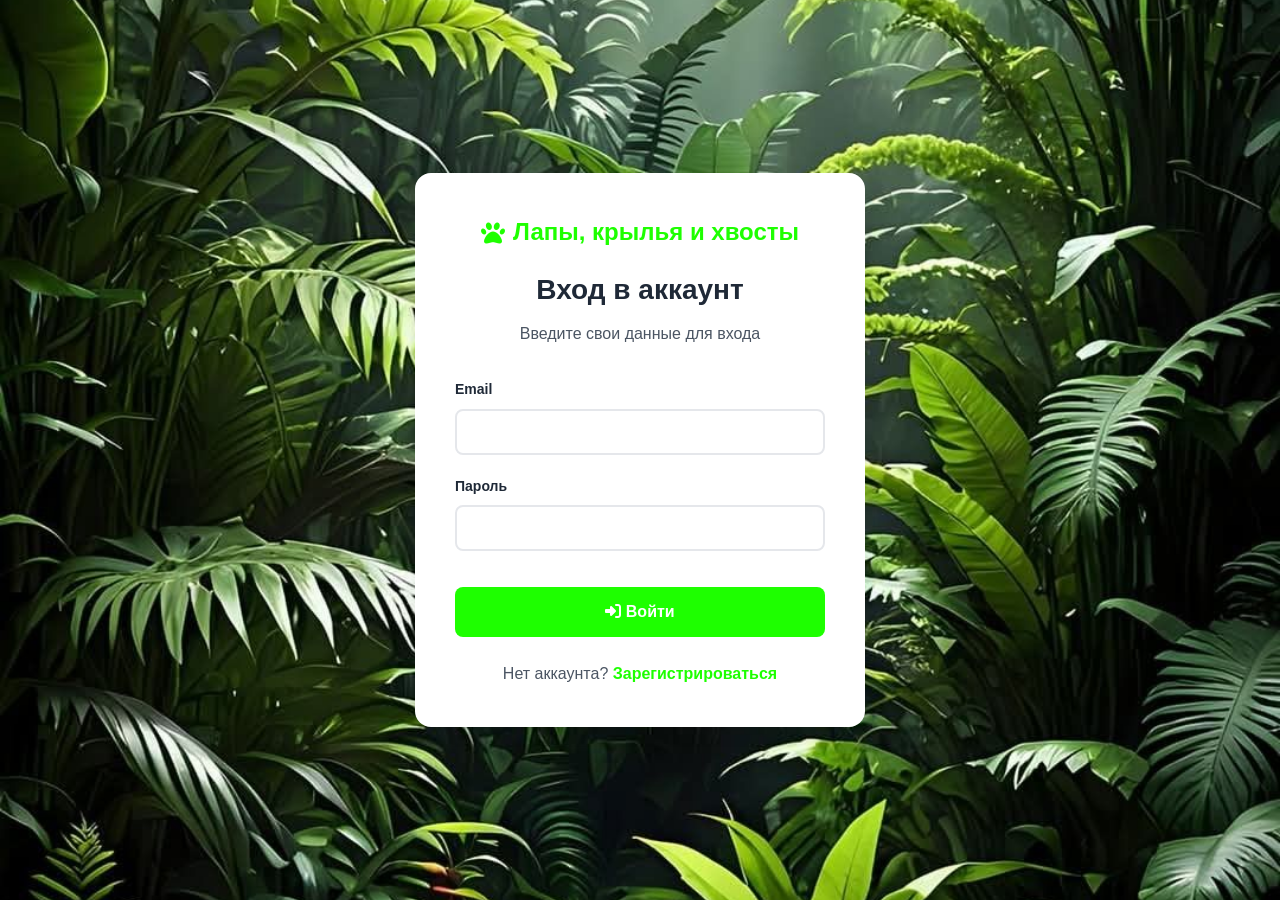
<file: frontend/dashboard.html>
<!DOCTYPE html>
<html lang="ru">
<head>
    <meta charset="UTF-8">
    <meta name="viewport" content="width=device-width, initial-scale=1.0">
    <title>Лапы, крылья и хвосты | Личный кабинет</title>
    <link rel="stylesheet" href="css/style.css">
    <link rel="stylesheet" href="https://cdnjs.cloudflare.com/ajax/libs/font-awesome/6.4.0/css/all.min.css">
</head>
<body class="dashboard-body">
    <!-- Мобильная шапка -->
    <div class="mobile-header">
        <a href="index.html" class="logo">
            <i class="fa-solid fa-paw"></i>
            <span>Лапы, крылья и хвосты</span>
        </a>
    </div>

    <div class="dashboard-container">
        <!-- Боковое меню (для десктопа) -->
        <aside class="sidebar">
            <a href="index.html" class="sidebar-header">
                <i class="fa-solid fa-paw"></i>
                <span>Лапы, крылья и хвосты</span>
            </a>
            
            <nav class="sidebar-nav" id="sidebarNav">
                <!-- Меню генерируется через JS -->
            </nav>

            <div class="sidebar-footer">
                <div class="user-info">
                    <div class="avatar" id="userAvatar">ИИ</div>
                    <div class="user-details">
                        <div class="user-name" id="userName">Иван Иванов</div>
                        <div class="user-role" id="userRole">Пользователь</div>
                    </div>
                </div>
                <a href="index.html" class="btn btn-outline" style="margin-top: 1rem; width: 100%; text-align: center; text-decoration: none;">
                    <i class="fa-solid fa-arrow-right-from-bracket"></i> Выйти
                </a>
            </div>
        </aside>

        <!-- Основной контент -->
        <main class="main-content">
            <header class="top-bar">
                <h1 id="pageTitle" class="page-title">Главная</h1>
                <div class="top-actions">
                    <button class="btn btn-primary" onclick="showQuickAction()">
                        <i class="fa-solid fa-plus"></i> Разместить
                    </button>
                </div>
            </header>

            <div class="content" id="mainContent">
                <!-- Контент генерируется через JS -->
            </div>
        </main>
    </div>

    <!-- Нижняя навигация (для мобильных) -->
    <nav class="bottom-nav" id="bottomNav">
        <!-- Генерируется через JS -->
    </nav>

    <!-- Модальное окно детальной карточки животного -->
    <div id="animalDetailModal" class="modal-overlay">
        <div class="modal-content" id="animalDetailModalContent">
            <!-- Контент генерируется через JS -->
        </div>
    </div>

    <script src="js/api.js"></script>
    <script src="js/dashboard.js"></script>
</body>
</html>
</file>
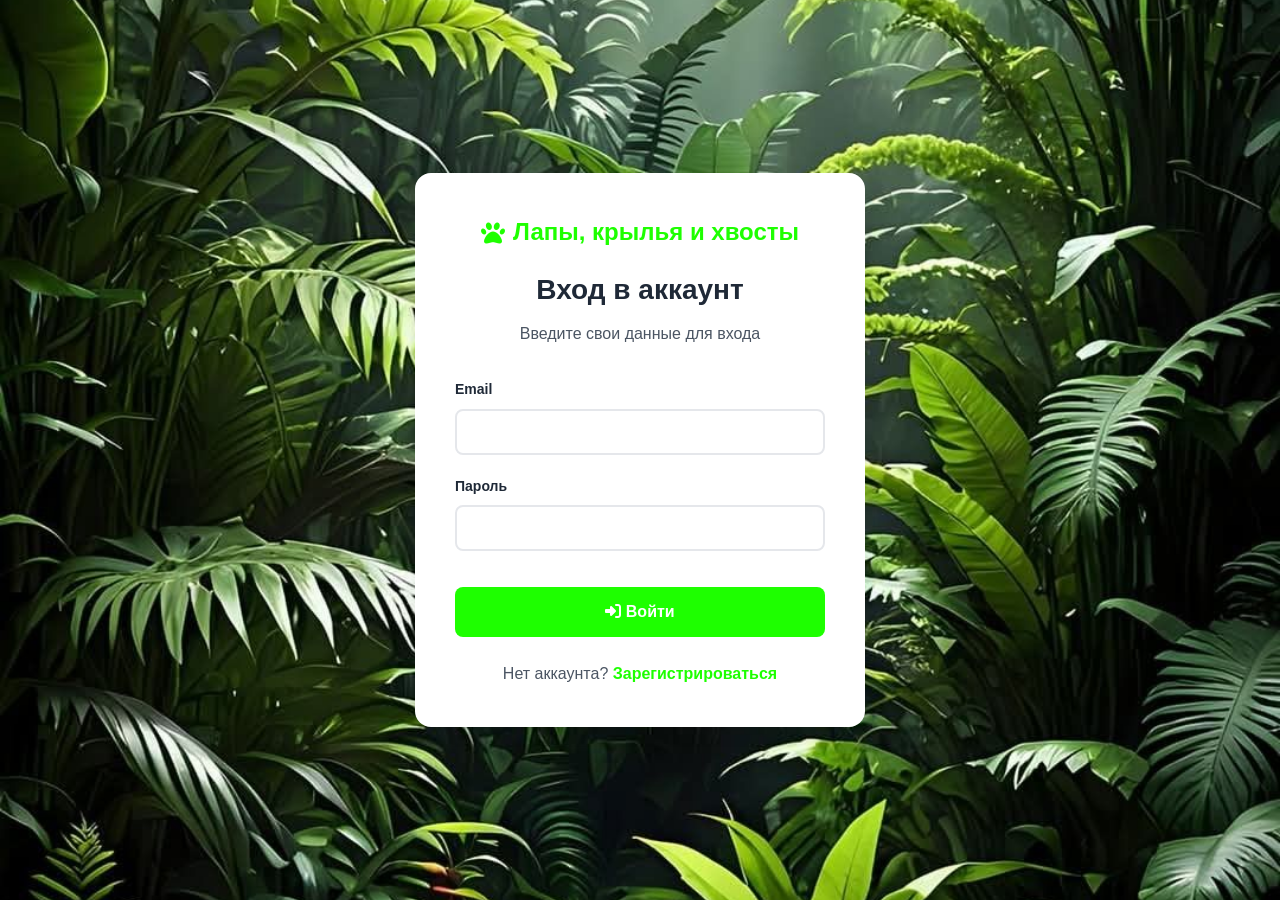
<file: frontend/login.html>
<!DOCTYPE html>
<html lang="ru">
<head>
    <meta charset="UTF-8">
    <meta name="viewport" content="width=device-width, initial-scale=1.0">
    <title>Вход | Лапы, крылья и хвосты</title>
    <link rel="stylesheet" href="css/style.css">
    <link rel="stylesheet" href="https://cdnjs.cloudflare.com/ajax/libs/font-awesome/6.4.0/css/all.min.css">
    <style>
        .auth-container {
            min-height: 100vh;
            display: flex;
            align-items: center;
            justify-content: center;
            background: ('./fon.jpg');
            padding: 2rem;
        }
        
        .auth-card {
            background: white;
            border-radius: 1rem;
            padding: 2.5rem;
            max-width: 450px;
            width: 100%;
            box-shadow: var(--shadow-lg);
        }
        
        .auth-header {
            text-align: center;
            margin-bottom: 2rem;
        }
        
        .auth-header .logo {
            justify-content: center;
            margin-bottom: 1rem;
        }
        
        .auth-header h1 {
            font-size: 1.75rem;
            color: var(--gray-800);
            margin-bottom: 0.5rem;
        }
        
        .auth-header p {
            color: var(--gray-600);
        }
        
        .form-group {
            margin-bottom: 1.25rem;
        }
        
        .form-group label {
            display: block;
            margin-bottom: 0.5rem;
            font-weight: 600;
            color: var(--gray-800);
            font-size: 0.875rem;
        }
        
        .form-group input {
            width: 100%;
            padding: 0.75rem;
            border: 2px solid var(--gray-200);
            border-radius: 0.5rem;
            font-size: 1rem;
            transition: border-color 0.3s;
        }
        
        .form-group input:focus {
            outline: none;
            border-color: var(--primary);
        }
        
        .auth-btn {
            width: 100%;
            padding: 1rem;
            background: var(--primary);
            color: white;
            border: none;
            border-radius: 0.5rem;
            font-size: 1rem;
            font-weight: 600;
            cursor: pointer;
            transition: background 0.3s;
            margin-top: 1rem;
        }
        
        .auth-btn:hover {
            background: var(--primary-dark);
        }
        
        .auth-btn:disabled {
            background: var(--gray-200);
            cursor: not-allowed;
        }
        
        .auth-footer {
            text-align: center;
            margin-top: 1.5rem;
            color: var(--gray-600);
        }
        
        .auth-footer a {
            color: var(--primary);
            text-decoration: none;
            font-weight: 600;
        }
        
        .auth-footer a:hover {
            text-decoration: underline;
        }
        
        .error-message {
            background: #fee2e2;
            color: #dc2626;
            padding: 0.75rem;
            border-radius: 0.5rem;
            margin-bottom: 1rem;
            font-size: 0.875rem;
            display: none;
        }
        
        .error-message.show {
            display: block;
        }
    </style>
</head>
<body>
    <div class="auth-container">
        <div class="auth-card">
            <div class="auth-header">
                <a href="index.html" class="logo">
                    <i class="fa-solid fa-paw"></i>
                    <span>Лапы, крылья и хвосты</span>
                </a>
                <h1>Вход в аккаунт</h1>
                <p>Введите свои данные для входа</p>
            </div>
            
            <div id="errorMessage" class="error-message"></div>
            
            <form id="loginForm">
                <div class="form-group">
                    <label for="email">Email</label>
                    <input type="email" id="email" required>
                </div>
                
                <div class="form-group">
                    <label for="password">Пароль</label>
                    <input type="password" id="password" required>
                </div>
                
                <button type="submit" class="auth-btn" id="submitBtn">
                    <i class="fa-solid fa-right-to-bracket"></i> Войти
                </button>
            </form>
            
            <div class="auth-footer">
                Нет аккаунта? <a href="register.html">Зарегистрироваться</a>
            </div>
        </div>
    </div>
    
    <script src="js/api.js"></script>
    <script>
    document.getElementById('loginForm').addEventListener('submit', async (e) => {
        e.preventDefault();
        
        const email = document.getElementById('email').value.trim();
        const password = document.getElementById('password').value;
        const submitBtn = document.getElementById('submitBtn');
        const errorMessage = document.getElementById('errorMessage');
        
        submitBtn.disabled = true;
        submitBtn.innerHTML = '<i class="fa-solid fa-spinner fa-spin"></i> Вход...';
        errorMessage.classList.remove('show');
        
        try {
            const result = await API.Auth.login(email, password);
            
            if (result.success) {
                // После успешного логина загружаем профиль пользователя
                try {
                    const profile = await API.User.getProfile(result.userId);
                    API.storage.setUserData(profile);
                } catch (err) {
                    console.warn('Не удалось загрузить профиль:', err);
                }
                
                window.location.href = 'dashboard.html';
            } else {
                errorMessage.textContent = result.error;
                errorMessage.classList.add('show');
                submitBtn.disabled = false;
                submitBtn.innerHTML = '<i class="fa-solid fa-right-to-bracket"></i> Войти';
            }
        } catch (error) {
            errorMessage.textContent = 'Ошибка соединения с сервером. Проверьте подключение.';
            errorMessage.classList.add('show');
            submitBtn.disabled = false;
            submitBtn.innerHTML = '<i class="fa-solid fa-right-to-bracket"></i> Войти';
        }
    });
</script>
</body>
</html>
</file>
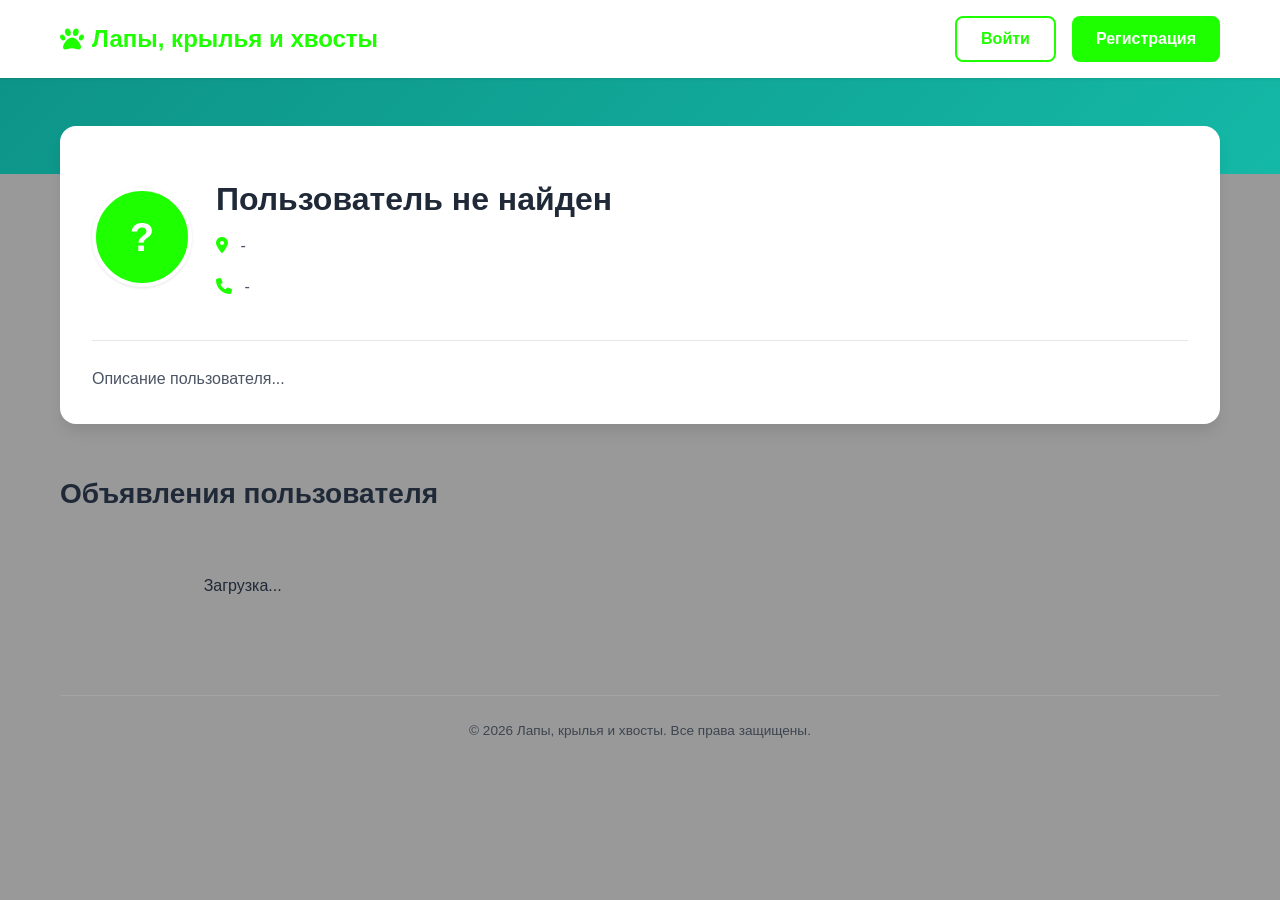
<file: frontend/profile.html>
<!DOCTYPE html>
<html lang="ru">
<head>
    <meta charset="UTF-8">
    <meta name="viewport" content="width=device-width, initial-scale=1.0">
    <title>Профиль пользователя | Лапы, крылья и хвосты</title>
    <link rel="stylesheet" href="css/style.css">
    <link rel="stylesheet" href="https://cdnjs.cloudflare.com/ajax/libs/font-awesome/6.4.0/css/all.min.css">
    <style>
        .profile-header {
            background: linear-gradient(135deg, var(--secondary) 0%, #14b8a6 100%);
            color: white;
            padding: 3rem 0;
        }
        
        .profile-card {
            background: white;
            border-radius: 1rem;
            padding: 2rem;
            box-shadow: var(--shadow-lg);
            margin-top: -3rem;
            position: relative;
            z-index: 10;
        }
        
        .profile-avatar {
            width: 100px;
            height: 100px;
            border-radius: 50%;
            background: var(--primary);
            color: white;
            display: flex;
            align-items: center;
            justify-content: center;
            font-size: 2.5rem;
            font-weight: bold;
            border: 4px solid white;
            box-shadow: var(--shadow);
        }
        
        .profile-info h1 {
            font-size: 2rem;
            margin: 1rem 0 0.5rem;
        }
        
        .profile-meta {
            color: var(--gray-600);
            margin-bottom: 1rem;
        }
        
        .profile-meta i {
            margin-right: 0.5rem;
            color: var(--primary);
        }
        
        .profile-description {
            margin-top: 1.5rem;
            padding-top: 1.5rem;
            border-top: 1px solid var(--gray-200);
            line-height: 1.7;
            color: var(--gray-600);
        }
    </style>
</head>
<body>
    <!-- Навигация -->
    <nav class="navbar">
        <div class="container nav-container">
            <a href="index.html" class="logo">
                <i class="fa-solid fa-paw"></i>
                <span>Лапы, крылья и хвосты</span>
            </a>
            <div class="nav-actions">
                <a href="login.html" class="btn btn-outline">Войти</a>
                <a href="register.html" class="btn btn-primary">Регистрация</a>
            </div>
        </div>
    </nav>

    <!-- Шапка профиля -->
    <header class="profile-header">
        <div class="container"></div>
    </header>

    <!-- Контент профиля -->
    <section style="padding-bottom: 4rem;">
        <div class="container">
            <div class="profile-card">
                <div style="display: flex; align-items: center; gap: 1.5rem; flex-wrap: wrap;">
                    <div class="profile-avatar" id="profileAvatar">?</div>
                    <div class="profile-info">
                        <h1 id="profileName">Загрузка...</h1>
                        <div class="profile-meta">
                            <span id="profileLocation"><i class="fa-solid fa-location-dot"></i> -</span>
                        </div>
                        <div class="profile-meta">
                            <span id="profilePhone"><i class="fa-solid fa-phone"></i> -</span>
                        </div>
                    </div>
                </div>
                <div class="profile-description" id="profileDescription">
                    Описание пользователя...
                </div>
            </div>

            <h2 style="font-size: 1.75rem; margin: 3rem 0 1.5rem;">Объявления пользователя</h2>
            <div id="userAnimals" class="animals-grid">
                <p style="text-align: center; padding: 2rem;">Загрузка...</p>
            </div>
        </div>
    </section>

    <footer class="footer">
        <div class="container">
            <div class="footer-bottom">
                <p>&copy; 2026 Лапы, крылья и хвосты. Все права защищены.</p>
            </div>
        </div>
    </footer>

    <script src="js/api.js"></script>
    <script>
        // Получаем ID пользователя из URL
        const urlParams = new URLSearchParams(window.location.search);
        const userId = urlParams.get('id');

        async function loadProfile() {
            if (!userId) {
                document.getElementById('profileName').textContent = 'Пользователь не найден';
                return;
            }

            try {
                const profile = await API.User.getProfile(parseInt(userId));
                
                const fullName = `${profile.FirstName || ''} ${profile.Surname || ''}`.trim();
                document.getElementById('profileName').textContent = fullName || 'Пользователь';
                document.getElementById('profileAvatar').textContent = (profile.FirstName?.[0] || '?').toUpperCase();
                document.getElementById('profileLocation').innerHTML = profile.Location 
                    ? `<i class="fa-solid fa-location-dot"></i> ${profile.Location}`
                    : '<i class="fa-solid fa-location-dot"></i> Местоположение не указано';
                document.getElementById('profilePhone').innerHTML = profile.Phone
                    ? `<i class="fa-solid fa-phone"></i> ${profile.Phone}`
                    : '<i class="fa-solid fa-phone"></i> Телефон не указан';
                document.getElementById('profileDescription').textContent = profile.Description || 'Пользователь не добавил описание';

                // Загружаем животных пользователя
                const animals = await API.Animal.getUserAnimals(parseInt(userId));
                const grid = document.getElementById('userAnimals');
                
                if (animals.length === 0) {
                    grid.innerHTML = '<p style="text-align: center; padding: 2rem; color: var(--gray-600);">У пользователя пока нет объявлений</p>';
                } else {
                    grid.innerHTML = animals.map(animal => {
                        const priceHtml = animal.Cost > 0 
                            ? `<span class="purpose-badge purpose-sale">${animal.Cost} ₽</span>`
                            : '<span class="purpose-badge purpose-free">Отдам даром</span>';
                        
                        return `
                            <div class="animal-card">
                                <img src="${animal.ImagePath || 'https://via.placeholder.com/500x500?text=Нет+фото'}" alt="${animal.Name}" class="animal-image">
                                <div class="animal-info">
                                    <div class="animal-header">
                                        <h3 class="animal-name">${animal.Name}</h3>
                                        <span class="animal-badge">${animal.Type}</span>
                                    </div>
                                    <p class="animal-meta">${animal.Breed}, ${animal.OrientatedAge} лет</p>
                                    ${priceHtml}
                                    <p class="animal-desc">${animal.Description}</p>
                                    <div class="animal-actions">
                                        <button class="btn-adopt" onclick="alert('Перейдите на главную, чтобы увидеть подробную карточку')">
                                            <i class="fa-solid fa-circle-info"></i> Подробнее
                                        </button>
                                    </div>
                                </div>
                            </div>
                        `;
                    }).join('');
                }
            } catch (error) {
                document.getElementById('profileName').textContent = 'Пользователь не найден';
                document.getElementById('userAnimals').innerHTML = '<p style="text-align: center; padding: 2rem; color: #dc2626;">Ошибка загрузки</p>';
            }
        }

        document.addEventListener('DOMContentLoaded', loadProfile);
    </script>
</body>
</html>
</file>
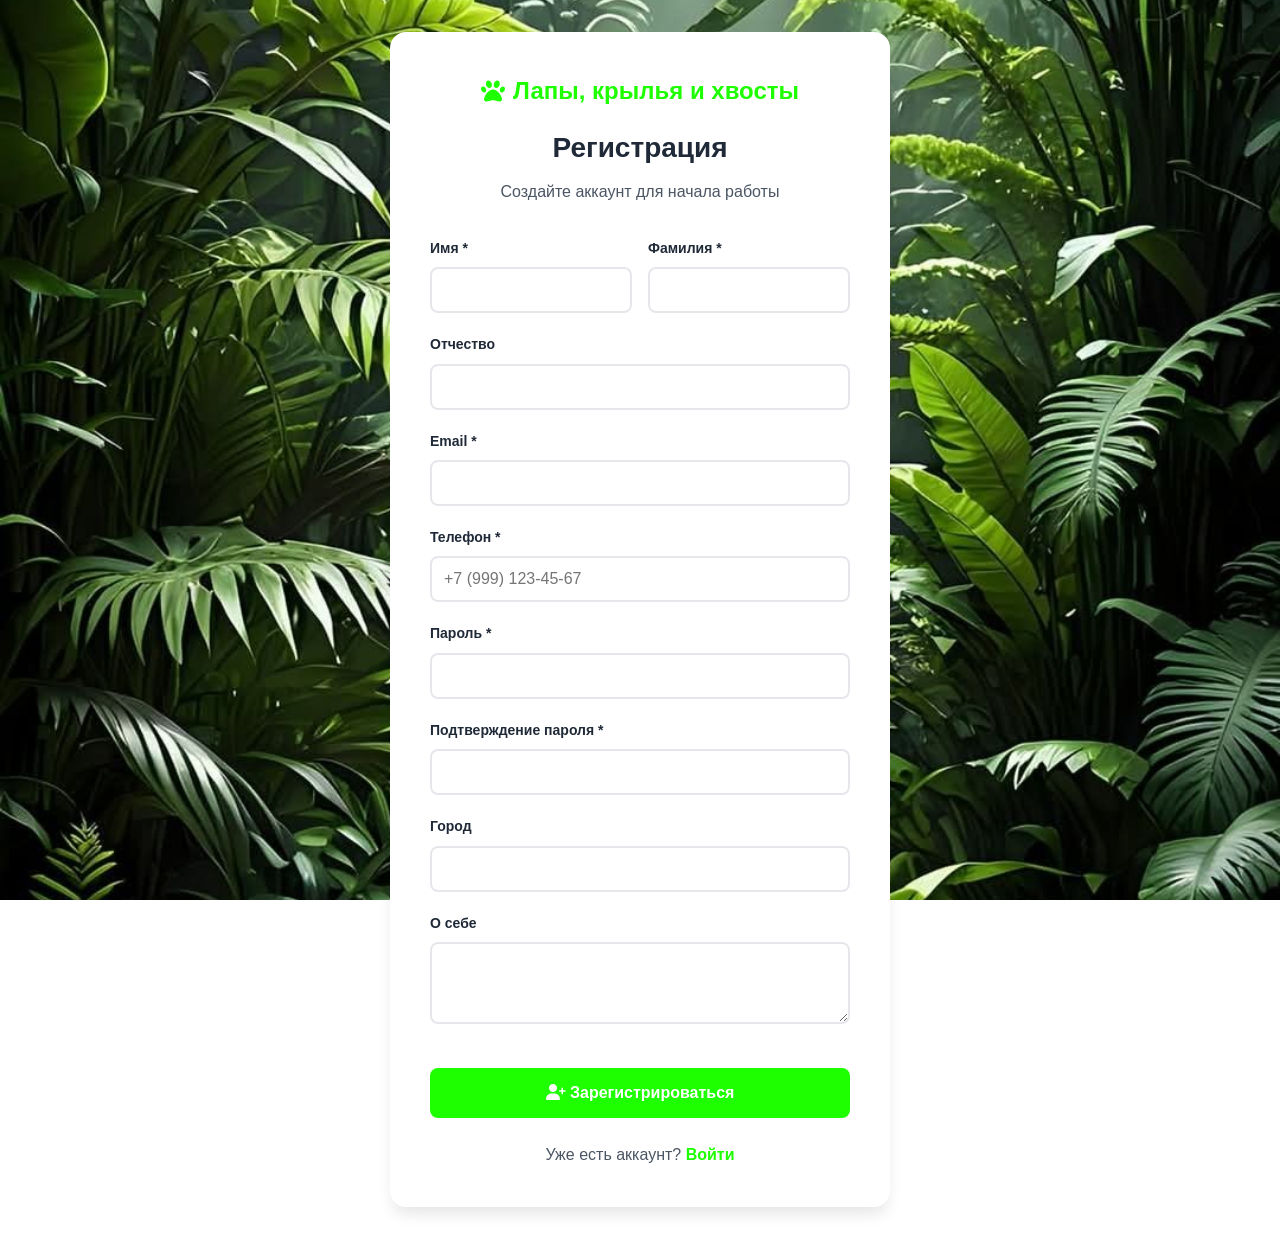
<file: frontend/register.html>
<!DOCTYPE html>
<html lang="ru">
<head>
    <meta charset="UTF-8">
    <meta name="viewport" content="width=device-width, initial-scale=1.0">
    <title>Регистрация | Лапы, крылья и хвосты</title>
    <link rel="stylesheet" href="css/style.css">
    <link rel="stylesheet" href="https://cdnjs.cloudflare.com/ajax/libs/font-awesome/6.4.0/css/all.min.css">
    <style>
        .auth-container {
            min-height: 100vh;
            display: flex;
            align-items: center;
            justify-content: center;
            background: ('/fon.jpg');
            padding: 2rem;
        }
        
        .auth-card {
            background: white;
            border-radius: 1rem;
            padding: 2.5rem;
            max-width: 500px;
            width: 100%;
            box-shadow: var(--shadow-lg);
        }
        
        .auth-header {
            text-align: center;
            margin-bottom: 2rem;
        }
        
        .auth-header .logo {
            justify-content: center;
            margin-bottom: 1rem;
        }
        
        .auth-header h1 {
            font-size: 1.75rem;
            color: var(--gray-800);
            margin-bottom: 0.5rem;
        }
        
        .auth-header p {
            color: var(--gray-600);
        }
        
        .form-group {
            margin-bottom: 1.25rem;
        }
        
        .form-group label {
            display: block;
            margin-bottom: 0.5rem;
            font-weight: 600;
            color: var(--gray-800);
            font-size: 0.875rem;
        }
        
        .form-group input,
        .form-group textarea {
            width: 100%;
            padding: 0.75rem;
            border: 2px solid var(--gray-200);
            border-radius: 0.5rem;
            font-size: 1rem;
            transition: border-color 0.3s;
            font-family: inherit;
        }
        
        .form-group input:focus,
        .form-group textarea:focus {
            outline: none;
            border-color: var(--primary);
        }
        
        .form-row {
            display: grid;
            grid-template-columns: 1fr 1fr;
            gap: 1rem;
        }
        
        .auth-btn {
            width: 100%;
            padding: 1rem;
            background: var(--primary);
            color: white;
            border: none;
            border-radius: 0.5rem;
            font-size: 1rem;
            font-weight: 600;
            cursor: pointer;
            transition: background 0.3s;
            margin-top: 1rem;
        }
        
        .auth-btn:hover {
            background: var(--primary-dark);
        }
        
        .auth-btn:disabled {
            background: var(--gray-200);
            cursor: not-allowed;
        }
        
        .auth-footer {
            text-align: center;
            margin-top: 1.5rem;
            color: var(--gray-600);
        }
        
        .auth-footer a {
            color: var(--primary);
            text-decoration: none;
            font-weight: 600;
        }
        
        .auth-footer a:hover {
            text-decoration: underline;
        }
        
        .error-message {
            background: #fee2e2;
            color: #dc2626;
            padding: 0.75rem;
            border-radius: 0.5rem;
            margin-bottom: 1rem;
            font-size: 0.875rem;
            display: none;
        }
        
        .error-message.show {
            display: block;
        }
        
        @media (max-width: 768px) {
            .form-row {
                grid-template-columns: 1fr;
            }
        }
    </style>
</head>
<body>
    <div class="auth-container">
        <div class="auth-card">
            <div class="auth-header">
                <a href="index.html" class="logo">
                    <i class="fa-solid fa-paw"></i>
                    <span>Лапы, крылья и хвосты</span>
                </a>
                <h1>Регистрация</h1>
                <p>Создайте аккаунт для начала работы</p>
            </div>
            
            <div id="errorMessage" class="error-message"></div>
            
            <form id="registerForm">
                <div class="form-row">
                    <div class="form-group">
                        <label for="firstname">Имя *</label>
                        <input type="text" id="firstname" required>
                    </div>
                    <div class="form-group">
                        <label for="surname">Фамилия *</label>
                        <input type="text" id="surname" required>
                    </div>
                </div>
                
                <div class="form-group">
                    <label for="lastname">Отчество</label>
                    <input type="text" id="lastname">
                </div>
                
                <div class="form-group">
                    <label for="email">Email *</label>
                    <input type="email" id="email" required>
                </div>
                
                <div class="form-group">
                    <label for="phone">Телефон *</label>
                    <input type="tel" id="phone" placeholder="+7 (999) 123-45-67" required>
                </div>
                
                <div class="form-group">
                    <label for="password">Пароль *</label>
                    <input type="password" id="password" required minlength="6">
                </div>
                
                <div class="form-group">
                    <label for="passwordConfirm">Подтверждение пароля *</label>
                    <input type="password" id="passwordConfirm" required minlength="6">
                </div>
                
                <div class="form-group">
                    <label for="location">Город</label>
                    <input type="text" id="location">
                </div>
                
                <div class="form-group">
                    <label for="description">О себе</label>
                    <textarea id="description" rows="3"></textarea>
                </div>
                
                <button type="submit" class="auth-btn" id="submitBtn">
                    <i class="fa-solid fa-user-plus"></i> Зарегистрироваться
                </button>
            </form>
            
            <div class="auth-footer">
                Уже есть аккаунт? <a href="login.html">Войти</a>
            </div>
        </div>
    </div>
    
    <script src="js/api.js"></script>
<script>
    document.getElementById('registerForm').addEventListener('submit', async (e) => {
        e.preventDefault();
        
        const password = document.getElementById('password').value;
        const passwordConfirm = document.getElementById('passwordConfirm').value;
        
        if (password !== passwordConfirm) {
            showError('Пароли не совпадают');
            return;
        }
        
        if (password.length < 6) {
            showError('Пароль должен содержать минимум 6 символов');
            return;
        }
        
        const userData = {
            firstname: document.getElementById('firstname').value.trim(),
            surname: document.getElementById('surname').value.trim(),
            lastname: document.getElementById('lastname').value.trim(),
            email: document.getElementById('email').value.trim(),
            phone: document.getElementById('phone').value.trim(),
            password: password,
            location: document.getElementById('location').value.trim(),
            description: document.getElementById('description').value.trim()
        };
        
        const submitBtn = document.getElementById('submitBtn');
        submitBtn.disabled = true;
        submitBtn.innerHTML = '<i class="fa-solid fa-spinner fa-spin"></i> Регистрация...';
        
        try {
            const result = await API.Auth.register(userData);
            
            if (result.success) {
                // Сохраняем данные профиля сразу после регистрации
                API.storage.setUserData({
                    id: result.userId,
                    FirstName: userData.firstname,
                    Surname: userData.surname,
                    Phone: userData.phone,
                    Description: userData.description,
                    Location: userData.location
                });
                
                window.location.href = 'dashboard.html';
            } else {
                showError(result.error);
                submitBtn.disabled = false;
                submitBtn.innerHTML = '<i class="fa-solid fa-user-plus"></i> Зарегистрироваться';
            }
        } catch (error) {
            showError('Ошибка соединения с сервером. Проверьте подключение.');
            submitBtn.disabled = false;
            submitBtn.innerHTML = '<i class="fa-solid fa-user-plus"></i> Зарегистрироваться';
        }
    });
    
    function showError(message) {
        const errorMessage = document.getElementById('errorMessage');
        errorMessage.textContent = message;
        errorMessage.classList.add('show');
    }
</script>
</body>
</html>
</file>
<file: frontend/css/style.css>
/* Базовые стили */
* {
    margin: 0;
    padding: 0;
    box-sizing: border-box;
}

/* ==================== ФОНОВОЕ ИЗОБРАЖЕНИЕ ==================== */

body::before {
    content: '';
    position: fixed;
    top: 0;
    left: 0;
    width: 100%;
    height: 100%;

    background-size: cover;
    background-position: center;
    background-repeat: no-repeat;
    background-attachment: fixed;
    z-index: -2;
}

body::after {
    content: '';
    position: fixed;
    top: 0;
    left: 0;
    width: 100%;
    height: 100%;
    background: rgba(0, 0, 0, 0.4); /* Затемнение 40% */
    z-index: -1;
}

/* Для dashboard убираем фон, чтобы не мешал */
.dashboard-body::before,
.dashboard-body::after {
    display: none;
}

.auth-container {
    min-height: 100vh;
    display: flex;
    align-items: center;
    justify-content: center;
    background-image: url('../fon.jpg');
    background-size: cover;
    background-position: center;
    background-attachment: fixed;
    padding: 2rem;
}

/* Для страниц авторизации фон на весь экран */
.auth-container::before {
    content: '';
    position: fixed;
    top: 0;
    left: 0;
    width: 100%;
    height: 100%;
    background: rgba(0, 0, 0, 0.5);
    z-index: -1;
}

.auth-container::after {
    content: '';
    position: fixed;
    top: 0;
    left: 0;
    width: 100%;
    height: 100%;
    background: rgba(0, 0, 0, 0.5); /* Более сильное затемнение для auth */
    z-index: -1;
}   

:root {
    --primary: #1eff00;
    --primary-dark: #0cea566b;
    --secondary: #0d9488;
    --secondary-dark: #0f766e;
    --gray-50: #f9fafb;
    --gray-100: #f3f4f6;
    --gray-200: #e5e7eb;
    --gray-600: #4b5563;
    --gray-800: #1f2937;
    --shadow: 0 1px 3px rgba(0,0,0,0.1);
    --shadow-lg: 0 10px 15px -3px rgba(0,0,0,0.1);
}

body {
    font-family: -apple-system, BlinkMacSystemFont, 'Segoe UI', Roboto, sans-serif;
    color: var(--gray-800);
    line-height: 1.6;
    background-size: cover;
    background-position: center;
    background-repeat: no-repeat;
    background-attachment: fixed;
}

.container {
    max-width: 1200px;
    margin: 0 auto;
    padding: 0 20px;
}

/* Навигация */
.navbar {
    background: white;
    box-shadow: var(--shadow);
    position: sticky;
    top: 0;
    z-index: 100;
}

.nav-container {
    display: flex;
    justify-content: space-between;
    align-items: center;
    padding: 1rem 20px;
}

.logo {
    display: flex;
    align-items: center;
    gap: 0.5rem;
    font-size: 1.5rem;
    font-weight: bold;
    color: var(--primary);
    text-decoration: none;
    transition: opacity 0.3s;
}

.logo:hover {
    opacity: 0.8;
}

.nav-links {
    display: flex;
    gap: 2rem;
}

.nav-links a {
    text-decoration: none;
    color: var(--gray-600);
    font-weight: 500;
    transition: color 0.3s;
}

.nav-links a:hover,
.nav-links a.active {
    color: var(--primary);
}

.nav-actions {
    display: flex;
    gap: 1rem;
}

/* Кнопки */
.btn {
    padding: 0.5rem 1.5rem;
    border-radius: 0.5rem;
    font-weight: 600;
    text-decoration: none;
    border: none;
    cursor: pointer;
    transition: all 0.3s;
    display: inline-flex;
    align-items: center;
    gap: 0.5rem;
}

.btn-primary {
    background: var(--primary);
    color: white;
}

.btn-primary:hover {
    background: var(--primary-dark);
    transform: translateY(-1px);
}

.btn-secondary {
    background: var(--secondary);
    color: white;
}

.btn-secondary:hover {
    background: var(--secondary-dark);
}

.btn-outline {
    background: transparent;
    border: 2px solid var(--primary);
    color: var(--primary);
}

.btn-outline:hover {
    background: var(--primary);
    color: white;
}

.btn-lg {
    padding: 0.75rem 2rem;
    font-size: 1.1rem;
}

/* Hero секция */
.hero {
    background: linear-gradient(135deg, var(--secondary) 0%, #14b8a6 100%);
    color: white;
    padding: 6rem 0;
    text-align: center;
}

.hero h1 {
    font-size: 3rem;
    margin-bottom: 1rem;
    font-weight: 800;
}

.hero p {
    font-size: 1.25rem;
    margin-bottom: 2rem;
    opacity: 0.9;
}

.hero-buttons {
    display: flex;
    gap: 1rem;
    justify-content: center;
}

/* Как это работает */
.how-it-works {
    padding: 5rem 0;
    background: white;
}

.section-title {
    text-align: center;
    font-size: 2.5rem;
    margin-bottom: 3rem;
    color: var(--gray-800);
}

.features-grid {
    display: grid;
    grid-template-columns: repeat(auto-fit, minmax(250px, 1fr));
    gap: 2rem;
    margin-top: 3rem;
}

.feature-card {
    text-align: center;
    padding: 2rem;
    border-radius: 1rem;
    transition: transform 0.3s, box-shadow 0.3s;
}

.feature-card:hover {
    transform: translateY(-5px);
    box-shadow: var(--shadow-lg);
}

.feature-icon {
    width: 80px;
    height: 80px;
    background: linear-gradient(135deg, var(--primary) 0%, var(--secondary) 100%);
    border-radius: 50%;
    display: flex;
    align-items: center;
    justify-content: center;
    margin: 0 auto 1.5rem;
    color: white;
    font-size: 2rem;
}

.feature-card h3 {
    font-size: 1.25rem;
    margin-bottom: 0.75rem;
    color: var(--gray-800);
}

.feature-card p {
    color: var(--gray-600);
    line-height: 1.6;
}

/* Поиск */
.search-section {
    background: var(--gray-50);
    padding: 4rem 0;
}

.search-box {
    background: white;
    padding: 2rem;
    border-radius: 1rem;
    box-shadow: var(--shadow-lg);
    display: grid;
    grid-template-columns: repeat(auto-fit, minmax(200px, 1fr));
    gap: 1rem;
}

.form-control {
    padding: 0.75rem;
    border: 2px solid var(--gray-200);
    border-radius: 0.5rem;
    font-size: 1rem;
    outline: none;
    transition: border-color 0.3s;
}

.form-control:focus {
    border-color: var(--primary);
}

/* Каталог животных */
.animals-section {
    padding: 2rem 0;
    background: white;
    margin-bottom: 0;
}

.animals-grid {
    display: grid;
    grid-template-columns: repeat(auto-fill, minmax(300px, 1fr));
    gap: 2rem;
}

/* Компактные карточки животных */
.animal-card {
    background: white;
    border-radius: 1rem;
    overflow: hidden;
    box-shadow: var(--shadow);
    transition: transform 0.3s, box-shadow 0.3s;
}

.animal-card:hover {
    transform: translateY(-5px);
    box-shadow: var(--shadow-lg);
}

.animal-image {
    width: 100%;
    height: 220px; /* Было 250px */
    object-fit: cover;
}

.animal-info {
    padding: 1rem; /* Было 1.5rem */
}

.animal-header {
    display: flex;
    justify-content: space-between;
    align-items: start;
    margin-bottom: 0.5rem;
}

.animal-name {
    font-size: 1.25rem; /* Было 1.5rem */
    font-weight: bold;
    margin: 0;
}

.animal-badge {
    background: var(--secondary);
    color: white;
    padding: 0.25rem 0.75rem;
    border-radius: 1rem;
    font-size: 0.875rem;
    font-weight: 600;
}

.animal-meta {
    color: var(--gray-600);
    margin-bottom: 0.5rem;
    font-size: 0.9rem;
}

.animal-desc {
    color: var(--gray-600);
    margin-bottom: 1rem;
    line-height: 1.5;
    font-size: 0.9rem;
    display: -webkit-box;
    -webkit-line-clamp: 2; /* Обрезаем описание до 2 строк */
    -webkit-box-orient: vertical;
    overflow: hidden;
}

.animal-actions {
    display: grid;
    grid-template-columns: 1fr 1fr;
    gap: 0.5rem;
}

.btn-adopt,
.btn-donate {
    padding: 0.625rem; /* Было 0.75rem */
    border: none;
    border-radius: 0.5rem;
    font-weight: 600;
    cursor: pointer;
    transition: all 0.3s;
    display: flex;
    align-items: center;
    justify-content: center;
    gap: 0.5rem;
    font-size: 0.9rem;
}

.btn-adopt {
    background: var(--secondary);
    color: white;
}

.btn-adopt:hover {
    background: var(--secondary-dark);
}

.btn-donate {
    background: var(--gray-100);
    color: var(--gray-600);
}

.btn-donate:hover {
    background: #fee2e2;
    color: #dc2626;
}

/* Бейджи целей */
.purpose-badge {
    display: inline-block;
    padding: 0.375rem 0.875rem;
    border-radius: 1rem;
    font-size: 0.875rem;
    font-weight: 600;
    margin-top: 0.5rem;
}

.purpose-free {
    background: #d1fae5;
    color: #065f46;
}

.purpose-sale {
    background: #dbeafe;
    color: #1e40af;
}

.purpose-fundraising {
    background: #fef3c7;
    color: #92400e;
}

/* ==================== ПРОСТОЙ ФУТЕР ==================== */

.simple-footer {
    background: #1a3d1a;
    color: white;
    padding: 3rem 2rem 1.5rem;
    margin-top: 0; /* Убираем отступ сверху */
}

.footer-grid {
    display: grid;
    grid-template-columns: repeat(auto-fit, minmax(250px, 1fr));
    gap: 2rem;
    margin-bottom: 2rem;
}

.footer-col h3 {
    font-size: 1.1rem;
    margin-bottom: 0.75rem;
    color: #90EE90;
}

.footer-col p {
    margin-bottom: 0.5rem;
    opacity: 0.9;
    line-height: 1.5;
    font-size: 0.9rem;
}

.footer-col i {
    margin-right: 0.5rem;
    color: #90EE90;
    width: 18px;
}

.social-links {
    display: flex;
    gap: 0.75rem;
}

.social-links a {
    width: 40px;
    height: 40px;
    background: rgba(255, 255, 255, 0.15);
    border-radius: 50%;
    display: flex;
    align-items: center;
    justify-content: center;
    color: white;
    font-size: 1.1rem;
    transition: all 0.3s;
}

.social-links a:hover {
    background: #90EE90;
    color: #1a3d1a;
    transform: translateY(-3px);
}

.footer-bottom {
    text-align: center;
    padding-top: 1.5rem;
    border-top: 1px solid rgba(255, 255, 255, 0.15);
    opacity: 0.75;
    font-size: 0.85rem;
}

@media (max-width: 768px) {
    .simple-footer {
        padding: 2rem 1rem 1rem;
    }
}

/* Для dashboard — без фона */
.dashboard-body {
    background: var(--gray-100);
    background-image: none;
}

.dashboard-container {
    display: flex;
    height: 100vh;
}

/* Sidebar */
.sidebar {
    width: 280px;
    background: white;
    box-shadow: var(--shadow);
    display: flex;
    flex-direction: column;
    flex-shrink: 0;
}

.sidebar-header {
    display: flex;
    align-items: center;
    gap: 0.75rem;
    font-size: 1.25rem;
    font-weight: bold;
    color: var(--primary);
    text-decoration: none;
    padding: 1.5rem;
    border-bottom: 2px solid var(--gray-100);
    transition: opacity 0.3s;
}

.sidebar-header:hover {
    opacity: 0.8;
}

.sidebar-nav {
    flex: 1;
    padding: 1rem;
    overflow-y: auto;
}

.nav-item {
    display: flex;
    align-items: center;
    gap: 0.75rem;
    padding: 0.875rem 1rem;
    margin-bottom: 0.5rem;
    border-radius: 0.5rem;
    cursor: pointer;
    transition: all 0.3s;
    text-decoration: none;
    color: var(--gray-600);
    font-weight: 500;
}

.nav-item:hover {
    background: var(--gray-100);
    color: var(--gray-800);
}

.nav-item.active {
    background: var(--primary);
    color: white;
}

.nav-item i {
    width: 24px;
    text-align: center;
}

.sidebar-footer {
    padding: 1rem;
    border-top: 1px solid var(--gray-200);
    background: var(--gray-50);
}

.user-info {
    display: flex;
    align-items: center;
    gap: 0.75rem;
}

.avatar {
    width: 40px;
    height: 40px;
    border-radius: 50%;
    background: var(--primary);
    color: white;
    display: flex;
    align-items: center;
    justify-content: center;
    font-weight: bold;
    font-size: 0.875rem;
}

.user-details {
    flex: 1;
}

.user-name {
    font-weight: 600;
    font-size: 0.875rem;
}

.user-role {
    font-size: 0.75rem;
    color: var(--gray-600);
}

/* Main content */
.main-content {
    flex: 1;
    display: flex;
    flex-direction: column;
    overflow: hidden;
}

.top-bar {
    background: white;
    padding: 1.5rem 2rem;
    box-shadow: var(--shadow);
    display: flex;
    justify-content: space-between;
    align-items: center;
    flex-shrink: 0;
}

.page-title {
    font-size: 1.875rem;
    font-weight: bold;
}

.top-actions {
    display: flex;
    align-items: center;
    gap: 1rem;
}

.icon-btn {
    position: relative;
    background: none;
    border: none;
    font-size: 1.25rem;
    color: var(--gray-600);
    cursor: pointer;
    padding: 0.5rem;
    border-radius: 0.5rem;
    transition: all 0.3s;
}

.icon-btn:hover {
    background: var(--gray-100);
    color: var(--primary);
}

.badge {
    position: absolute;
    top: 0;
    right: 0;
    background: red;
    color: white;
    font-size: 0.625rem;
    padding: 0.125rem 0.375rem;
    border-radius: 1rem;
    font-weight: bold;
}

.content {
    flex: 1;
    overflow-y: auto;
    padding: 2rem;
}

/* Карточки статистики */
.stats-grid {
    display: grid;
    grid-template-columns: repeat(auto-fit, minmax(250px, 1fr));
    gap: 1.5rem;
    margin-bottom: 2rem;
}

.stat-card {
    background: white;
    padding: 1.5rem;
    border-radius: 1rem;
    box-shadow: var(--shadow);
    border-left: 4px solid var(--primary);
}

.stat-card h3 {
    color: var(--gray-600);
    font-size: 0.875rem;
    margin-bottom: 0.5rem;
}

.stat-card .value {
    font-size: 2rem;
    font-weight: bold;
    color: var(--gray-800);
}

/* Карточки */
.card {
    background: white;
    border-radius: 1rem;
    box-shadow: var(--shadow);
    padding: 1.5rem;
    margin-bottom: 1.5rem;
}

.card-title {
    font-size: 1.25rem;
    font-weight: bold;
    margin-bottom: 1rem;
}

/* Таблицы */
.table {
    width: 100%;
    border-collapse: collapse;
}

.table th,
.table td {
    padding: 1rem;
    text-align: left;
    border-bottom: 1px solid var(--gray-200);
}

.table th {
    background: var(--gray-50);
    font-weight: 600;
    color: var(--gray-600);
    font-size: 0.875rem;
    text-transform: uppercase;
}

.table tr:hover {
    background: var(--gray-50);
}

.table-responsive {
    overflow-x: auto;
}

/* Бейджи статусов */
.badge-success {
    background: #d1fae5;
    color: #065f46;
    padding: 0.25rem 0.75rem;
    border-radius: 1rem;
    font-size: 0.875rem;
    font-weight: 600;
}

.badge-warning {
    background: #fef3c7;
    color: #92400e;
    padding: 0.25rem 0.75rem;
    border-radius: 1rem;
    font-size: 0.875rem;
    font-weight: 600;
}

.badge-info {
    background: #dbeafe;
    color: #1e40af;
    padding: 0.25rem 0.75rem;
    border-radius: 1rem;
    font-size: 0.875rem;
    font-weight: 600;
}

.badge-error {
    background: #fee2e2;
    color: #dc2626;
    padding: 0.25rem 0.75rem;
    border-radius: 1rem;
    font-size: 0.875rem;
    font-weight: 600;
}

.badge-secondary {
    background: #e5e7eb;
    color: #374151;
    padding: 0.25rem 0.75rem;
    border-radius: 1rem;
    font-size: 0.875rem;
    font-weight: 600;
}

/* Быстрые действия */
.quick-action-card {
    background: var(--gray-50);
    padding: 1.5rem;
    border-radius: 0.75rem;
    text-align: center;
    cursor: pointer;
    transition: all 0.3s;
    border: 2px solid transparent;
}

.quick-action-card:hover {
    background: white;
    border-color: var(--primary);
    transform: translateY(-2px);
    box-shadow: var(--shadow-lg);
}

.quick-action-card h3 {
    margin: 0.75rem 0 0.25rem;
    color: var(--gray-800);
}

.quick-action-card p {
    color: var(--gray-600);
    font-size: 0.875rem;
    margin: 0;
}

/* Модальное окно карточки животного */
.modal-overlay {
    position: fixed;
    top: 0;
    left: 0;
    right: 0;
    bottom: 0;
    background: rgba(0, 0, 0, 0.7);
    display: flex;
    align-items: center;
    justify-content: center;
    z-index: 1000;
    padding: 2rem;
    opacity: 0;
    visibility: hidden;
    transition: all 0.3s;
}

.modal-overlay.active {
    opacity: 1;
    visibility: visible;
}

.modal-content {
    background: white;
    border-radius: 1rem;
    max-width: 900px;
    width: 100%;
    max-height: 90vh;
    overflow-y: auto;
    position: relative;
    transform: scale(0.9);
    transition: transform 0.3s;
}

.modal-overlay.active .modal-content {
    transform: scale(1);
}

.modal-close {
    position: absolute;
    top: 1rem;
    right: 1rem;
    width: 40px;
    height: 40px;
    background: white;
    border: none;
    border-radius: 50%;
    font-size: 1.5rem;
    cursor: pointer;
    display: flex;
    align-items: center;
    justify-content: center;
    box-shadow: var(--shadow);
    z-index: 10;
    transition: all 0.3s;
}

.modal-close:hover {
    background: var(--gray-100);
    transform: rotate(90deg);
}

.animal-detail {
    display: grid;
    grid-template-columns: 1fr 1fr;
    gap: 0;
}

.animal-detail-image {
    position: relative;
    min-height: 500px;
}

.animal-detail-image img {
    width: 100%;
    height: 100%;
    object-fit: cover;
    border-radius: 1rem 0 0 1rem;
}

.animal-detail-purpose {
    position: absolute;
    top: 1.5rem;
    left: 1.5rem;
}

.animal-detail-info {
    padding: 2rem;
    display: flex;
    flex-direction: column;
}

.animal-detail-header {
    margin-bottom: 1.5rem;
}

.animal-detail-name {
    font-size: 2rem;
    font-weight: bold;
    margin-bottom: 0.5rem;
    color: var(--gray-800);
}

.animal-detail-meta {
    display: flex;
    flex-wrap: wrap;
    gap: 1rem;
    margin-bottom: 1rem;
}

.animal-detail-meta-item {
    display: flex;
    align-items: center;
    gap: 0.5rem;
    color: var(--gray-600);
    font-size: 0.95rem;
}

.animal-detail-meta-item i {
    color: var(--primary);
}

.animal-detail-section {
    margin-bottom: 1.5rem;
}

.animal-detail-section h3 {
    font-size: 1.125rem;
    font-weight: 600;
    margin-bottom: 0.75rem;
    color: var(--gray-800);
    display: flex;
    align-items: center;
    gap: 0.5rem;
}

.animal-detail-section h3 i {
    color: var(--primary);
}

.animal-detail-description {
    color: var(--gray-600);
    line-height: 1.7;
    font-size: 0.95rem;
}

.animal-detail-features {
    display: flex;
    flex-wrap: wrap;
    gap: 0.75rem;
}

.animal-detail-features .feature-item {
    flex: 1;
    min-width: 200px;
    display: flex;
    align-items: center;
    gap: 0.75rem;
    padding: 0.75rem;
    background: var(--gray-50);
    border-radius: 0.5rem;
    font-size: 0.875rem;
}

.feature-item i {
    color: var(--secondary);
    font-size: 1.25rem;
}

.feature-item .feature-label {
    color: var(--gray-600);
    font-size: 0.75rem;
}

.feature-item .feature-value {
    font-weight: 600;
    color: var(--gray-800);
}

.animal-detail-owner {
    background: var(--gray-50);
    padding: 1rem;
    border-radius: 0.75rem;
    margin-bottom: 1.5rem;
}

.owner-info {
    display: flex;
    align-items: center;
    gap: 1rem;
    margin-bottom: 0.75rem;
}

.owner-avatar {
    width: 50px;
    height: 50px;
    border-radius: 50%;
    background: var(--primary);
    color: white;
    display: flex;
    align-items: center;
    justify-content: center;
    font-weight: bold;
    font-size: 1.25rem;
}

.owner-details h4 {
    font-weight: 600;
    margin-bottom: 0.25rem;
}

.owner-details p {
    font-size: 0.875rem;
    color: var(--gray-600);
}

.owner-rating {
    display: flex;
    align-items: center;
    gap: 0.25rem;
    color: #fbbf24;
    font-size: 0.875rem;
}

.animal-detail-actions {
    display: grid;
    grid-template-columns: 1fr 1fr;
    gap: 0.75rem;
    margin-top: auto;
}

.btn-detail-primary {
    background: var(--primary);
    color: white;
    padding: 1rem;
    border: none;
    border-radius: 0.75rem;
    font-weight: 600;
    cursor: pointer;
    transition: all 0.3s;
    display: flex;
    align-items: center;
    justify-content: center;
    gap: 0.5rem;
    font-size: 1rem;
}

.btn-detail-primary:hover {
    background: var(--primary-dark);
    transform: translateY(-2px);
}

.btn-detail-secondary {
    background: white;
    color: var(--primary);
    border: 2px solid var(--primary);
    padding: 1rem;
    border-radius: 0.75rem;
    font-weight: 600;
    cursor: pointer;
    transition: all 0.3s;
    display: flex;
    align-items: center;
    justify-content: center;
    gap: 0.5rem;
    font-size: 1rem;
}

.btn-detail-secondary:hover {
    background: var(--primary);
    color: white;
}

.btn-detail-icon {
    background: var(--gray-100);
    color: var(--gray-600);
    border: none;
    padding: 1rem;
    border-radius: 0.75rem;
    cursor: pointer;
    transition: all 0.3s;
    display: flex;
    align-items: center;
    justify-content: center;
    font-size: 1.25rem;
}

.btn-detail-icon:hover {
    background: var(--gray-200);
    color: var(--primary);
}

.btn-detail-icon.active {
    background: #fee2e2;
    color: #dc2626;
}

/* Прогресс бар сбора в модалке */
.fundraising-progress {
    background: var(--gray-50);
    padding: 1rem;
    border-radius: 0.75rem;
    margin-bottom: 1.5rem;
}

.fundraising-header {
    display: flex;
    justify-content: space-between;
    margin-bottom: 0.75rem;
}

.fundraising-amount {
    font-weight: bold;
    color: var(--secondary);
    font-size: 1.125rem;
}

.fundraising-goal {
    color: var(--gray-600);
    font-size: 0.875rem;
}

.fundraising-bar {
    width: 100%;
    height: 10px;
    background: var(--gray-200);
    border-radius: 5px;
    overflow: hidden;
    margin-bottom: 0.5rem;
}

.fundraising-fill {
    height: 100%;
    background: linear-gradient(90deg, var(--secondary) 0%, #14b8a6 100%);
    border-radius: 5px;
    transition: width 0.5s;
}

.fundraising-percent {
    text-align: right;
    font-size: 0.875rem;
    font-weight: 600;
    color: var(--secondary);
}

/* Адаптивность */
@media (max-width: 768px) {
    .nav-links {
        display: none;
    }
    
    .hero h1 {
        font-size: 2rem;
    }
    
    .hero-buttons {
        flex-direction: column;
    }
    
    .search-box {
        grid-template-columns: 1fr;
    }
    
    .features-grid {
        grid-template-columns: 1fr;
    }
    
    .dashboard-container {
        flex-direction: column;
    }
    
    .sidebar {
        width: 100%;
        height: auto;
        max-height: 50vh;
        overflow-y: auto;
    }
    
    .stats-grid {
        grid-template-columns: 1fr;
    }
    
    .modal-overlay {
        padding: 1rem;
    }
    
    .animal-detail {
        grid-template-columns: 1fr;
    }
    
    .animal-detail-image {
        min-height: 300px;
    }
    
    .animal-detail-image img {
        border-radius: 1rem 1rem 0 0;
    }
    
    .animal-detail-info {
        padding: 1.5rem;
    }
    
    .animal-detail-name {
        font-size: 1.5rem;
    }
    
    .animal-detail-actions {
        grid-template-columns: 1fr;
    }
}

/* ==================== МОБИЛЬНАЯ АДАПТАЦИЯ ==================== */

/* Бургер-меню для главной страницы */
.burger-menu {
    display: none;
    flex-direction: column;
    gap: 5px;
    cursor: pointer;
    padding: 0.5rem;
    background: none;
    border: none;
}

.burger-menu span {
    width: 25px;
    height: 3px;
    background: var(--gray-800);
    border-radius: 3px;
    transition: all 0.3s;
}

.burger-menu.active span:nth-child(1) {
    transform: rotate(45deg) translate(5px, 5px);
}

.burger-menu.active span:nth-child(2) {
    opacity: 0;
}

.burger-menu.active span:nth-child(3) {
    transform: rotate(-45deg) translate(7px, -6px);
}

.mobile-nav {
    display: none;
    position: fixed;
    top: 70px;
    left: 0;
    right: 0;
    background: white;
    box-shadow: var(--shadow-lg);
    padding: 1rem;
    z-index: 99;
    flex-direction: column;
    gap: 0.5rem;
}

.mobile-nav.active {
    display: flex;
}

.mobile-nav a {
    padding: 1rem;
    text-decoration: none;
    color: var(--gray-800);
    font-weight: 500;
    border-radius: 0.5rem;
    transition: background 0.3s;
}

.mobile-nav a:hover {
    background: var(--gray-100);
}

.mobile-nav .btn {
    margin-top: 0.5rem;
    justify-content: center;
}

/* Нижняя навигация для dashboard */
.bottom-nav {
    display: none;
    position: fixed;
    bottom: 0;
    left: 0;
    right: 0;
    background: white;
    box-shadow: 0 -2px 10px rgba(0,0,0,0.1);
    padding: 0.5rem;
    z-index: 100;
    justify-content: space-around;
}

.bottom-nav-item {
    display: flex;
    flex-direction: column;
    align-items: center;
    gap: 0.25rem;
    padding: 0.5rem;
    text-decoration: none;
    color: var(--gray-600);
    font-size: 0.7rem;
    transition: color 0.3s;
    flex: 1;
}

.bottom-nav-item i {
    font-size: 1.25rem;
}

.bottom-nav-item.active {
    color: var(--primary);
}

.bottom-nav-item:hover {
    color: var(--primary);
}

/* Мобильные стили для dashboard */
.mobile-header {
    display: none;
}

/* Планшеты (768px - 1024px) */
@media (max-width: 1024px) {
    .sidebar {
        width: 240px;
    }
    
    .animal-detail {
        grid-template-columns: 1fr;
    }
    
    .animal-detail-image {
        min-height: 350px;
    }
    
    .animal-detail-image img {
        border-radius: 1rem 1rem 0 0;
    }
}

/* Мобильные устройства (до 768px) */
@media (max-width: 768px) {
    /* Главная страница */
    .burger-menu {
        display: flex;
    }
    
    .nav-links,
    .nav-actions {
        display: none;
    }
    
    .hero {
        padding: 3rem 0;
    }
    
    .hero h1 {
        font-size: 1.75rem;
        line-height: 1.2;
    }
    
    .hero p {
        font-size: 1rem;
        margin-bottom: 1.5rem;
    }
    
    .hero-buttons {
        flex-direction: column;
        gap: 0.75rem;
    }
    
    .btn-lg {
        padding: 0.75rem 1.5rem;
        font-size: 1rem;
    }
    
    .section-title {
        font-size: 1.75rem;
        margin-bottom: 2rem;
    }
    
    .how-it-works {
        padding: 3rem 0;
    }
    
    .feature-icon {
        width: 60px;
        height: 60px;
        font-size: 1.5rem;
    }
    
    .search-section {
        padding: 2rem 0;
    }
    
    .search-box {
        grid-template-columns: 1fr;
        padding: 1rem;
    }
    
    .animals-section {
    padding: 2rem 0 0; /* Было 4rem 0, теперь 2rem 0 0 */
    background: white;
    margin-bottom: 0;
    }
    
    .animals-grid {
        display: grid;
        grid-template-columns: repeat(auto-fill, minmax(280px, 1fr)); /* Было 300px */
        gap: 1.5rem; /* Было 2rem */
    }
    .animal-image {
        height: 200px;
    }
    
    .animal-info {
        padding: 1rem;
    }
    
    .animal-name {
        font-size: 1.25rem;
    }
    
    .footer {
        padding: 2rem 0 1rem;
    }
    
    .footer-grid {
        grid-template-columns: 1fr;
        gap: 2rem;
        margin-bottom: 2rem;
    }
    
    /* Dashboard */
    .dashboard-body {
        height: auto;
        overflow: auto;
        padding-bottom: 80px;
    }
    
    .dashboard-container {
        flex-direction: column;
        height: auto;
    }
    
    .sidebar {
        display: none;
    }
    
    .mobile-header {
        display: flex;
        align-items: center;
        justify-content: space-between;
        padding: 1rem;
        background: white;
        box-shadow: var(--shadow);
        position: sticky;
        top: 0;
        z-index: 50;
    }
    
    .mobile-header .logo {
        font-size: 1.25rem;
    }
    
    .mobile-header .icon-btn {
        position: relative;
    }
    
    .main-content {
        overflow: visible;
    }
    
    .top-bar {
        display: none;
    }
    
    .content {
        padding: 1rem;
    }
    
    .bottom-nav {
        display: flex;
    }
    
    .stats-grid {
        grid-template-columns: repeat(2, 1fr);
        gap: 0.75rem;
    }
    
    .stat-card {
        padding: 1rem;
    }
    
    .stat-card h3 {
        font-size: 0.75rem;
    }
    
    .stat-card .value {
        font-size: 1.5rem;
    }
    
    .card {
        padding: 1rem;
        margin-bottom: 1rem;
    }
    
    .card-title {
        font-size: 1.125rem;
    }
    
    .table th,
    .table td {
        padding: 0.75rem 0.5rem;
        font-size: 0.875rem;
    }
    
    .quick-action-card {
        padding: 1rem;
    }
    
    .quick-action-card i {
        font-size: 1.5rem !important;
    }
    
    .quick-action-card h3 {
        font-size: 1rem;
    }
    
    /* Модальное окно */
    .modal-overlay {
        padding: 0;
        align-items: flex-end;
    }
    
    .modal-content {
        max-height: 95vh;
        border-radius: 1rem 1rem 0 0;
        transform: translateY(100%);
    }
    
    .modal-overlay.active .modal-content {
        transform: translateY(0);
    }
    
    .animal-detail-image {
        min-height: 250px;
    }
    
    .animal-detail-info {
        padding: 1rem;
    }
    
    .animal-detail-name {
        font-size: 1.5rem;
    }
    
    .animal-detail-meta {
        gap: 0.5rem;
    }
    
    .animal-detail-meta-item {
        font-size: 0.875rem;
    }
    
    .animal-detail-features {
        flex-direction: column;
    }
    
    .animal-detail-features .feature-item {
        min-width: 100%;
    }
    
    .animal-detail-actions {
        grid-template-columns: 1fr 1fr;
        gap: 0.5rem;
    }
    
    .btn-detail-primary,
    .btn-detail-secondary,
    .btn-detail-icon {
        padding: 0.75rem;
        font-size: 0.875rem;
    }
    
    .owner-avatar {
        width: 40px;
        height: 40px;
        font-size: 1rem;
    }
}

/* Очень маленькие экраны (до 480px) */
@media (max-width: 480px) {
    .hero h1 {
        font-size: 1.5rem;
    }
    
    .section-title {
        font-size: 1.5rem;
    }
    
    .animal-detail-actions {
        grid-template-columns: 1fr;
    }
    
    .btn-detail-icon {
        display: none;
    }
    
    .stats-grid {
        grid-template-columns: 1fr;
    }
    
    .bottom-nav-item {
        font-size: 0.65rem;
        padding: 0.25rem;
    }
    
    .bottom-nav-item i {
        font-size: 1.125rem;
    }
}

/* Горизонтальная ориентация на мобильных */
@media (max-height: 500px) and (orientation: landscape) {
    .modal-overlay {
        align-items: center;
    }
    
    .modal-content {
        max-height: 90vh;
        border-radius: 1rem;
    }
    
    .animal-detail-image {
        min-height: 200px;
    }
}

/* Стили для форм */
.form-group {
    margin-bottom: 1.25rem;
}

.form-group label {
    display: block;
    margin-bottom: 0.5rem;
    font-weight: 600;
    color: var(--gray-800);
    font-size: 0.875rem;
}

.form-group input,
.form-group select,
.form-group textarea {
    width: 100%;
    padding: 0.75rem;
    border: 2px solid var(--gray-200);
    border-radius: 0.5rem;
    font-size: 1rem;
    transition: border-color 0.3s;
    font-family: inherit;
}

.form-group input:focus,
.form-group select:focus,
.form-group textarea:focus {
    outline: none;
    border-color: var(--primary);
}

.form-group input[type="checkbox"] {
    width: auto;
    margin-right: 0.5rem;
}

/* Секция "О нас" */
.about-section {
    padding: 5rem 0;
    background: var(--gray-50);
}

.about-content {
    display: grid;
    grid-template-columns: 1fr 1fr;
    gap: 3rem;
    align-items: center;
}

.about-text p {
    margin-bottom: 1.5rem;
    font-size: 1.05rem;
    line-height: 1.7;
    color: var(--gray-600);
}

.about-stats {
    display: grid;
    grid-template-columns: repeat(3, 1fr);
    gap: 1.5rem;
    margin-top: 2rem;
    padding-top: 2rem;
    border-top: 2px solid var(--gray-200);
}

.stat-item {
    text-align: center;
}

.stat-number {
    font-size: 2rem;
    font-weight: bold;
    color: var(--primary);
    margin-bottom: 0.5rem;
}

.stat-label {
    font-size: 0.875rem;
    color: var(--gray-600);
}

.about-image img {
    width: 100%;
    border-radius: 1rem;
    box-shadow: var(--shadow-lg);
}

/* CTA секция */
.cta-section {
    background: linear-gradient(135deg, var(--primary) 0%, var(--secondary) 100%);
    color: white;
    padding: 4rem 0;
    text-align: center;
}

.cta-section h2 {
    font-size: 2.5rem;
    margin-bottom: 1rem;
}

.cta-section p {
    font-size: 1.25rem;
    margin-bottom: 2rem;
    opacity: 0.95;
}

.cta-buttons {
    display: flex;
    gap: 1rem;
    justify-content: center;
    flex-wrap: wrap;
}

/* Карточка владельца */
.owner-card {
    background: var(--gray-50);
    padding: 1rem;
    border-radius: 0.75rem;
    margin-bottom: 1.5rem;
    cursor: pointer;
    transition: all 0.3s;
    text-decoration: none;
    color: inherit;
    display: block;
}

.owner-card:hover {
    background: var(--gray-100);
    transform: translateY(-2px);
}

/* Поле суммы пожертвования */
.donate-input-group {
    display: flex;
    gap: 0.5rem;
    margin-top: 1rem;
}

.donate-input-group input {
    flex: 1;
    padding: 0.75rem;
    border: 2px solid var(--gray-200);
    border-radius: 0.5rem;
    font-size: 1rem;
}

.donate-input-group input:focus {
    outline: none;
    border-color: var(--primary);
}

.donate-input-group button {
    padding: 0.75rem 1.5rem;
    white-space: nowrap;
}

/* Быстрые суммы */
.quick-amounts {
    display: flex;
    gap: 0.5rem;
    margin-top: 0.5rem;
    flex-wrap: wrap;
}

.quick-amount-btn {
    padding: 0.375rem 0.75rem;
    background: var(--gray-100);
    border: 1px solid var(--gray-200);
    border-radius: 0.5rem;
    cursor: pointer;
    font-size: 0.875rem;
    transition: all 0.3s;
}

.quick-amount-btn:hover {
    background: var(--primary);
    color: white;
    border-color: var(--primary);
}

/* Карточка сбора */
.fundraiser-card {
    background: white;
    border-radius: 1rem;
    overflow: hidden;
    box-shadow: var(--shadow);
    transition: transform 0.3s, box-shadow 0.3s;
}

.fundraiser-card:hover {
    transform: translateY(-5px);
    box-shadow: var(--shadow-lg);
}

.fundraiser-image {
    width: 100%;
    height: 200px;
    object-fit: cover;
}

.fundraiser-info {
    padding: 1.5rem;
}

.fundraiser-title {
    font-size: 1.25rem;
    font-weight: bold;
    margin-bottom: 0.5rem;
}

.fundraiser-desc {
    color: var(--gray-600);
    font-size: 0.9rem;
    margin-bottom: 1rem;
    line-height: 1.5;
}

.fundraiser-progress {
    margin-bottom: 1rem;
}

.fundraiser-meta {
    display: flex;
    justify-content: space-between;
    font-size: 0.875rem;
    margin-bottom: 0.5rem;
}

.fundraiser-animal-link {
    display: inline-block;
    margin-top: 0.5rem;
    color: var(--secondary);
    font-size: 0.875rem;
    text-decoration: none;
}

.fundraiser-animal-link:hover {
    text-decoration: underline;
}

/* Сортировка */
.sort-controls {
    display: flex;
    gap: 1rem;
    margin-bottom: 1.5rem;
    flex-wrap: wrap;
    align-items: center;
}

.sort-controls label {
    font-weight: 600;
    color: var(--gray-800);
}

.sort-controls select {
    padding: 0.5rem 1rem;
    border: 2px solid var(--gray-200);
    border-radius: 0.5rem;
    font-size: 0.9rem;
    cursor: pointer;
}

.sort-controls select:focus {
    outline: none;
    border-color: var(--primary);
}

/* Адаптивность */
@media (max-width: 768px) {
    .about-content {
        grid-template-columns: 1fr;
    }
    
    .about-stats {
        grid-template-columns: 1fr;
    }
    
    .cta-section h2 {
        font-size: 1.75rem;
    }
    
    .donate-input-group {
        flex-direction: column;
    }
}

/* Секция сборов */
.fundraisers-section {
    padding: 4rem 0;
    background: var(--gray-50);
}

.fundraiser-card {
    background: white;
    border-radius: 1rem;
    overflow: hidden;
    box-shadow: var(--shadow);
    transition: transform 0.3s, box-shadow 0.3s;
}

.fundraiser-card:hover {
    transform: translateY(-5px);
    box-shadow: var(--shadow-lg);
}

.fundraiser-image {
    width: 100%;
    height: 200px;
    object-fit: cover;
}

.fundraiser-info {
    padding: 1.5rem;
}

.fundraiser-title {
    font-size: 1.25rem;
    font-weight: bold;
    margin-bottom: 0.5rem;
}

.fundraiser-desc {
    color: var(--gray-600);
    font-size: 0.9rem;
    margin-bottom: 1rem;
    line-height: 1.5;
}

.fundraiser-progress {
    margin-bottom: 1rem;
}

.fundraiser-meta {
    display: flex;
    justify-content: space-between;
    font-size: 0.875rem;
    margin-bottom: 0.5rem;
}

.fundraiser-animal-link {
    display: inline-block;
    margin-top: 0.5rem;
    color: var(--secondary);
    font-size: 0.875rem;
    text-decoration: none;
}

.fundraiser-animal-link:hover {
    text-decoration: underline;
}

.donate-input-group {
    display: flex;
    gap: 0.5rem;
    margin-top: 1rem;
}

.donate-input-group input {
    flex: 1;
    padding: 0.75rem;
    border: 2px solid var(--gray-200);
    border-radius: 0.5rem;
    font-size: 1rem;
}

.donate-input-group input:focus {
    outline: none;
    border-color: var(--primary);
}

.quick-amounts {
    display: flex;
    gap: 0.5rem;
    margin-top: 0.5rem;
    flex-wrap: wrap;
}

.quick-amount-btn {
    padding: 0.375rem 0.75rem;
    background: var(--gray-100);
    border: 1px solid var(--gray-200);
    border-radius: 0.5rem;
    cursor: pointer;
    font-size: 0.875rem;
    transition: all 0.3s;
}

.quick-amount-btn:hover {
    background: var(--primary);
    color: white;
    border-color: var(--primary);
}

/* ==================== МОБИЛЬНАЯ АДАПТАЦИЯ ==================== */

/* Бургер-меню */
.burger-menu {
    display: none;
    flex-direction: column;
    gap: 5px;
    cursor: pointer;
    padding: 0.5rem;
    background: none;
    border: none;
}

.burger-menu span {
    width: 25px;
    height: 3px;
    background: var(--gray-800);
    border-radius: 3px;
    transition: all 0.3s;
}

.burger-menu.active span:nth-child(1) {
    transform: rotate(45deg) translate(5px, 5px);
}

.burger-menu.active span:nth-child(2) {
    opacity: 0;
}

.burger-menu.active span:nth-child(3) {
    transform: rotate(-45deg) translate(7px, -6px);
}

.mobile-nav {
    display: none;
    position: fixed;
    top: 70px;
    left: 0;
    right: 0;
    background: white;
    box-shadow: var(--shadow-lg);
    padding: 1rem;
    z-index: 99;
    flex-direction: column;
    gap: 0.5rem;
}

.mobile-nav.active {
    display: flex;
}

.mobile-nav a {
    padding: 1rem;
    text-decoration: none;
    color: var(--gray-800);
    font-weight: 500;
    border-radius: 0.5rem;
    transition: background 0.3s;
}

.mobile-nav a:hover {
    background: var(--gray-100);
}

.mobile-nav .btn {
    margin-top: 0.5rem;
    justify-content: center;
}

/* Нижняя навигация для dashboard */
.bottom-nav {
    display: none;
    position: fixed;
    bottom: 0;
    left: 0;
    right: 0;
    background: white;
    box-shadow: 0 -2px 10px rgba(0,0,0,0.1);
    padding: 0.5rem;
    z-index: 100;
    justify-content: space-around;
}

.bottom-nav-item {
    display: flex;
    flex-direction: column;
    align-items: center;
    gap: 0.25rem;
    padding: 0.5rem;
    text-decoration: none;
    color: var(--gray-600);
    font-size: 0.7rem;
    transition: color 0.3s;
    flex: 1;
}

.bottom-nav-item i {
    font-size: 1.25rem;
}

.bottom-nav-item.active {
    color: var(--primary);
}

.bottom-nav-item:hover {
    color: var(--primary);
}

/* Мобильная шапка для dashboard */
.mobile-header {
    display: none;
}

/* Планшеты (768px - 1024px) */
@media (max-width: 1024px) {
    .sidebar {
        width: 240px;
    }
    
    .animal-detail {
        grid-template-columns: 1fr;
    }
    
    .animal-detail-image {
        min-height: 350px;
    }
    
    .animal-detail-image img {
        border-radius: 1rem 1rem 0 0;
    }
}

/* Мобильные устройства (до 768px) */
@media (max-width: 768px) {
    /* Главная страница */
    .burger-menu {
        display: flex;
    }
    
    .nav-links,
    .nav-actions {
        display: none;
    }
    
    .hero {
        padding: 3rem 0;
    }
    
    .hero h1 {
        font-size: 1.75rem;
        line-height: 1.2;
    }
    
    .hero p {
        font-size: 1rem;
        margin-bottom: 1.5rem;
    }
    
    .hero-buttons {
        flex-direction: column;
        gap: 0.75rem;
    }
    
    .btn-lg {
        padding: 0.75rem 1.5rem;
        font-size: 1rem;
    }
    
    .section-title {
        font-size: 1.75rem;
        margin-bottom: 2rem;
    }
    
    .how-it-works {
        padding: 3rem 0;
    }
    
    .feature-icon {
        width: 60px;
        height: 60px;
        font-size: 1.5rem;
    }
    
    .search-section {
        padding: 2rem 0;
    }
    
    .search-box {
        grid-template-columns: 1fr;
        padding: 1rem;
    }
    
    .animals-section {
        padding: 2rem 0;
    }
    
    .animals-grid {
        grid-template-columns: 1fr;
        gap: 1rem;
    }
    
    .animal-image {
        height: 200px;
    }
    
    .animal-info {
        padding: 1rem;
    }
    
    .animal-name {
        font-size: 1.25rem;
    }
    
    .footer {
        padding: 2rem 0 1rem;
    }
    
    .footer-grid {
        grid-template-columns: 1fr;
        gap: 2rem;
        margin-bottom: 2rem;
    }
    
    /* Dashboard */
    .dashboard-body {
        height: auto;
        overflow: auto;
        padding-bottom: 80px;
    }
    
    .dashboard-container {
        flex-direction: column;
        height: auto;
    }
    
    .sidebar {
        display: none;
    }
    
    .mobile-header {
        display: flex;
        align-items: center;
        justify-content: space-between;
        padding: 1rem;
        background: white;
        box-shadow: var(--shadow);
        position: sticky;
        top: 0;
        z-index: 50;
    }
    
    .mobile-header .logo {
        font-size: 1.25rem;
    }
    
    .mobile-header .icon-btn {
        position: relative;
    }
    
    .main-content {
        overflow: visible;
    }
    
    .top-bar {
        display: none;
    }
    
    .content {
        padding: 1rem;
    }
    
    .bottom-nav {
        display: flex;
    }
    
    .stats-grid {
        grid-template-columns: repeat(2, 1fr);
        gap: 0.75rem;
    }
    
    .stat-card {
        padding: 1rem;
    }
    
    .stat-card h3 {
        font-size: 0.75rem;
    }
    
    .stat-card .value {
        font-size: 1.5rem;
    }
    
    .card {
        padding: 1rem;
        margin-bottom: 1rem;
    }
    
    .card-title {
        font-size: 1.125rem;
    }
    
    .table th,
    .table td {
        padding: 0.75rem 0.5rem;
        font-size: 0.875rem;
    }
    
    .quick-action-card {
        padding: 1rem;
    }
    
    .quick-action-card i {
        font-size: 1.5rem !important;
    }
    
    .quick-action-card h3 {
        font-size: 1rem;
    }
    
    /* Модальное окно */
    .modal-overlay {
        padding: 0;
        align-items: flex-end;
    }
    
    .modal-content {
        max-height: 95vh;
        border-radius: 1rem 1rem 0 0;
        transform: translateY(100%);
    }
    
    .modal-overlay.active .modal-content {
        transform: translateY(0);
    }
    
    .animal-detail-image {
        min-height: 250px;
    }
    
    .animal-detail-info {
        padding: 1rem;
    }
    
    .animal-detail-name {
        font-size: 1.5rem;
    }
    
    .animal-detail-meta {
        gap: 0.5rem;
    }
    
    .animal-detail-meta-item {
        font-size: 0.875rem;
    }
    
    .animal-detail-features {
        flex-direction: column;
    }
    
    .animal-detail-features .feature-item {
        min-width: 100%;
    }
    
    .animal-detail-actions {
        grid-template-columns: 1fr 1fr;
        gap: 0.5rem;
    }
    
    .btn-detail-primary,
    .btn-detail-secondary,
    .btn-detail-icon {
        padding: 0.75rem;
        font-size: 0.875rem;
    }
    
    .owner-avatar {
        width: 40px;
        height: 40px;
        font-size: 1rem;
    }
    
    /* Карточки сборов */
    .fundraiser-card {
        margin-bottom: 1rem;
    }
    
    .fundraiser-image {
        height: 180px;
    }
    
    .fundraiser-info {
        padding: 1rem;
    }
    
    .fundraiser-title {
        font-size: 1.1rem;
    }
    
    .donate-input-group {
        flex-direction: column;
    }
    
    .donate-input-group input,
    .donate-input-group button {
        width: 100%;
    }
    
    .quick-amounts {
        justify-content: center;
    }
    
    /* Секция "О нас" */
    .about-content {
        grid-template-columns: 1fr;
    }
    
    .about-stats {
        grid-template-columns: 1fr;
    }
    
    .cta-section h2 {
        font-size: 1.75rem;
    }
    
    .cta-buttons {
        flex-direction: column;
    }
}

/* Очень маленькие экраны (до 480px) */
@media (max-width: 480px) {
    .hero h1 {
        font-size: 1.5rem;
    }
    
    .section-title {
        font-size: 1.5rem;
    }
    
    .animal-detail-actions {
        grid-template-columns: 1fr;
    }
    
    .btn-detail-icon {
        display: none;
    }
    
    .stats-grid {
        grid-template-columns: 1fr;
    }
    
    .bottom-nav-item {
        font-size: 0.65rem;
        padding: 0.25rem;
    }
    
    .bottom-nav-item i {
        font-size: 1.125rem;
    }
}

/* Горизонтальная ориентация на мобильных */
@media (max-height: 500px) and (orientation: landscape) {
    .modal-overlay {
        align-items: center;
    }
    
    .modal-content {
        max-height: 90vh;
        border-radius: 1rem;
    }
    
    .animal-detail-image {
        min-height: 200px;
    }
}

/* Исправление огромных карточек в dashboard */
.content .animal-card {
    max-width: 100%;
}

.content .animal-image {
    width: 100%;
    height: 220px; /* Фиксированная высота */
    object-fit: cover; /* Обрезает изображение, не растягивая */
    display: block;
}

.content .animal-info {
    padding: 1rem;
}

.content .animal-actions {
    display: grid;
    grid-template-columns: 1fr 1fr;
    gap: 0.5rem;
}

.content .btn-adopt,
.content .btn-donate {
    padding: 0.625rem;
    border: none;
    border-radius: 0.5rem;
    font-weight: 600;
    cursor: pointer;
    display: flex;
    align-items: center;
    justify-content: center;
    gap: 0.5rem;
    font-size: 0.9rem;
}

.content .btn-adopt {
    background: var(--secondary);
    color: white;
}

.content .btn-donate {
    background: var(--gray-100);
    color: var(--gray-600);
}
</file>
